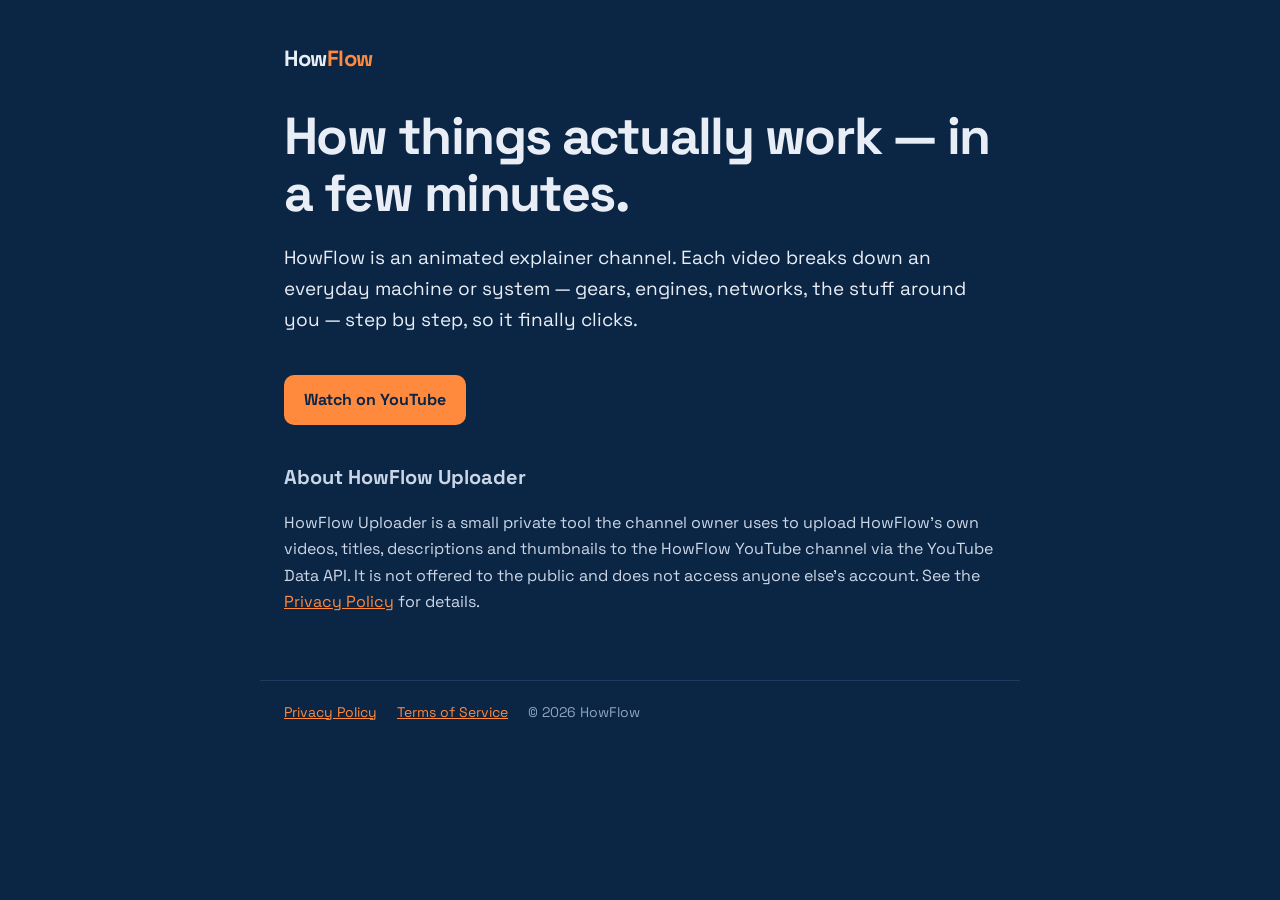
<file: index.html>
<!doctype html>
<html lang="en">
<head>
  <meta charset="utf-8" />
  <meta name="viewport" content="width=device-width, initial-scale=1" />
  <title>HowFlow — How Things Actually Work</title>
  <meta name="description" content="HowFlow is an animated explainer channel that shows how everyday machines and systems actually work." />
  <link rel="stylesheet" href="style.css" />
</head>
<body>
  <header><a class="logo" href="./">How<span>Flow</span></a></header>
  <main>
    <h1>How things actually work — in a few minutes.</h1>
    <p class="lead">HowFlow is an animated explainer channel. Each video breaks down an everyday machine or system — gears, engines, networks, the stuff around you — step by step, so it finally clicks.</p>
    <a class="btn" href="https://www.youtube.com/@howflowexplained">Watch on YouTube</a>

    <h2>About HowFlow Uploader</h2>
    <p>HowFlow Uploader is a small private tool the channel owner uses to upload HowFlow's own videos, titles, descriptions and thumbnails to the HowFlow YouTube channel via the YouTube Data API. It is not offered to the public and does not access anyone else's account. See the <a href="privacy.html">Privacy Policy</a> for details.</p>
  </main>
  <footer>
    <a href="privacy.html">Privacy Policy</a>
    <a href="terms.html">Terms of Service</a>
    <span>© 2026 HowFlow</span>
  </footer>
</body>
</html>
</file>
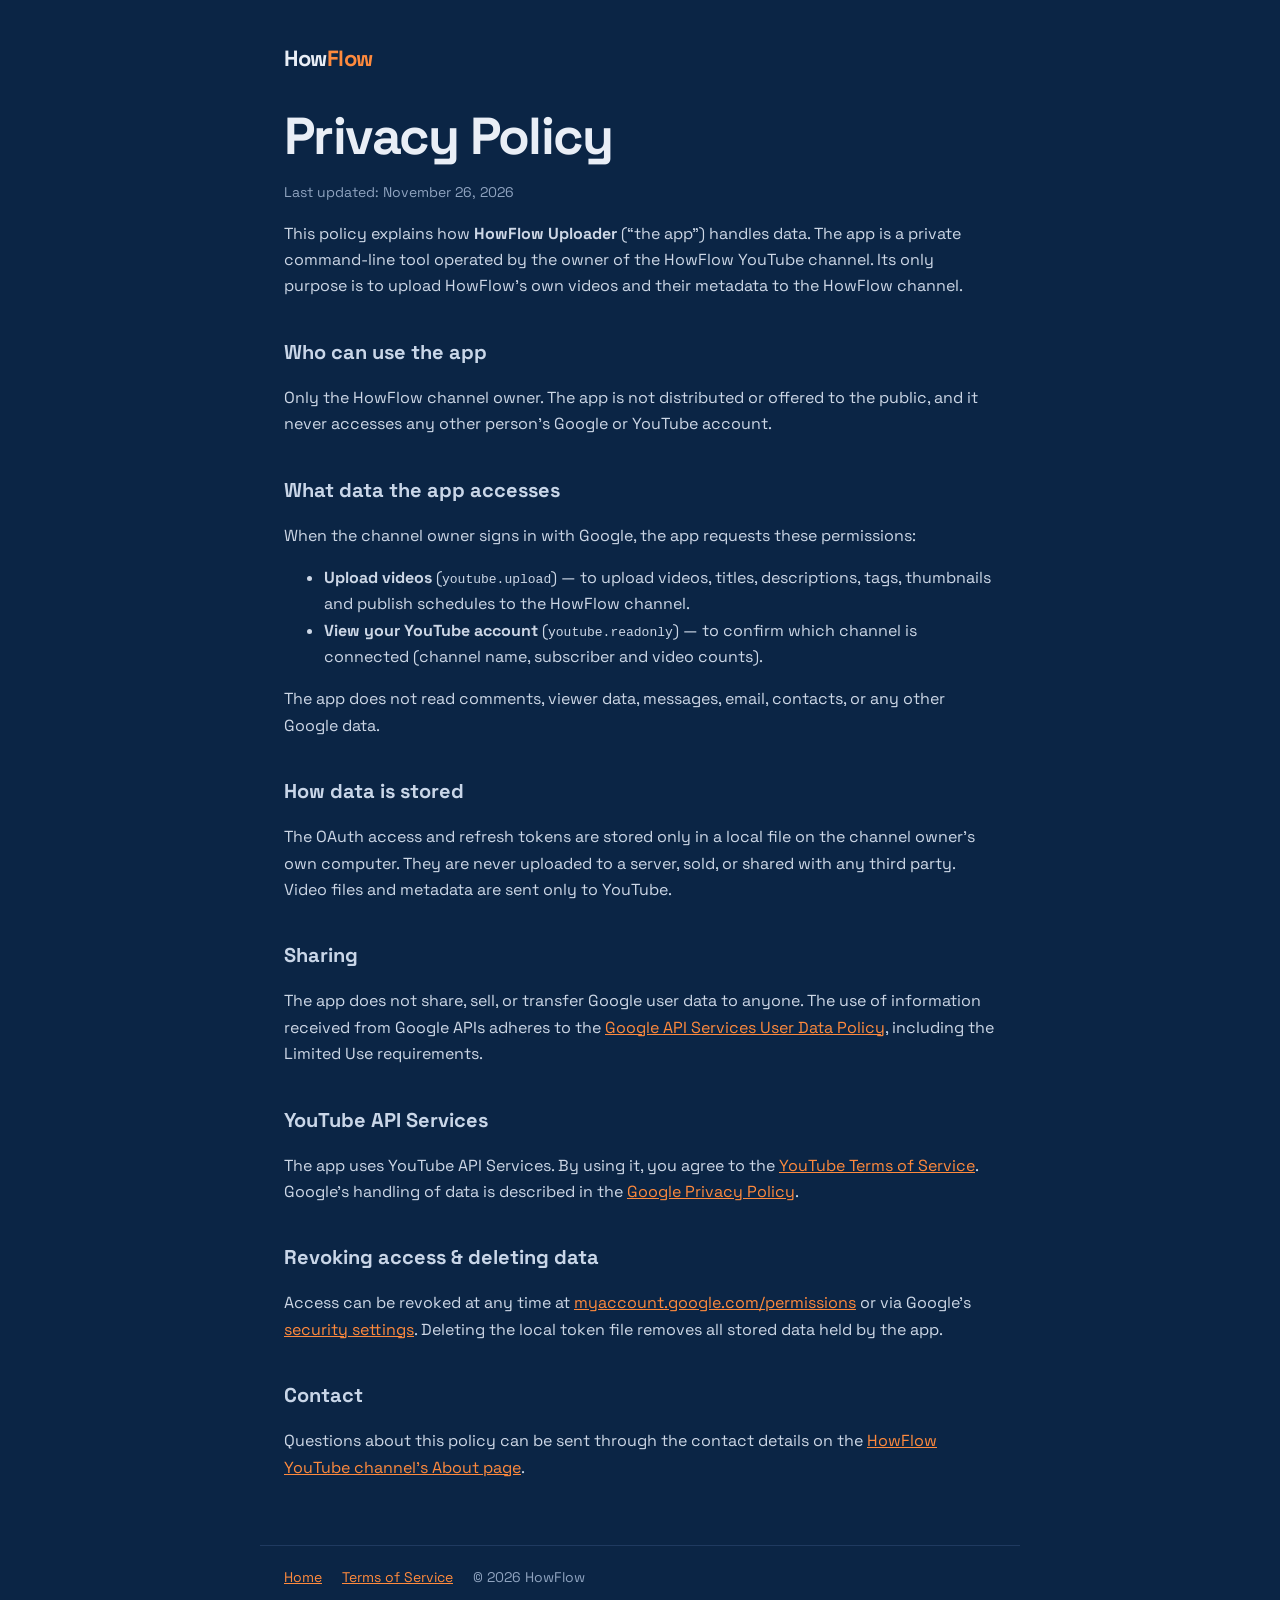
<file: privacy.html>
<!doctype html>
<html lang="en">
<head>
  <meta charset="utf-8" />
  <meta name="viewport" content="width=device-width, initial-scale=1" />
  <title>Privacy Policy — HowFlow</title>
  <link rel="stylesheet" href="style.css" />
</head>
<body>
  <header><a class="logo" href="./">How<span>Flow</span></a></header>
  <main>
    <h1>Privacy Policy</h1>
    <p class="muted">Last updated: November 26, 2026</p>

    <p>This policy explains how <strong>HowFlow Uploader</strong> (“the app”) handles data. The app is a private command-line tool operated by the owner of the HowFlow YouTube channel. Its only purpose is to upload HowFlow's own videos and their metadata to the HowFlow channel.</p>

    <h2>Who can use the app</h2>
    <p>Only the HowFlow channel owner. The app is not distributed or offered to the public, and it never accesses any other person's Google or YouTube account.</p>

    <h2>What data the app accesses</h2>
    <p>When the channel owner signs in with Google, the app requests these permissions:</p>
    <ul>
      <li><strong>Upload videos</strong> (<code>youtube.upload</code>) — to upload videos, titles, descriptions, tags, thumbnails and publish schedules to the HowFlow channel.</li>
      <li><strong>View your YouTube account</strong> (<code>youtube.readonly</code>) — to confirm which channel is connected (channel name, subscriber and video counts).</li>
    </ul>
    <p>The app does not read comments, viewer data, messages, email, contacts, or any other Google data.</p>

    <h2>How data is stored</h2>
    <p>The OAuth access and refresh tokens are stored only in a local file on the channel owner's own computer. They are never uploaded to a server, sold, or shared with any third party. Video files and metadata are sent only to YouTube.</p>

    <h2>Sharing</h2>
    <p>The app does not share, sell, or transfer Google user data to anyone. The use of information received from Google APIs adheres to the <a href="https://developers.google.com/terms/api-services-user-data-policy">Google API Services User Data Policy</a>, including the Limited Use requirements.</p>

    <h2>YouTube API Services</h2>
    <p>The app uses YouTube API Services. By using it, you agree to the <a href="https://www.youtube.com/t/terms">YouTube Terms of Service</a>. Google's handling of data is described in the <a href="https://policies.google.com/privacy">Google Privacy Policy</a>.</p>

    <h2>Revoking access &amp; deleting data</h2>
    <p>Access can be revoked at any time at <a href="https://myaccount.google.com/permissions">myaccount.google.com/permissions</a> or via Google's <a href="https://security.google.com/settings/security/permissions">security settings</a>. Deleting the local token file removes all stored data held by the app.</p>

    <h2>Contact</h2>
    <p>Questions about this policy can be sent through the contact details on the <a href="https://www.youtube.com/@howflowexplained/about">HowFlow YouTube channel's About page</a>.</p>
  </main>
  <footer>
    <a href="./">Home</a>
    <a href="terms.html">Terms of Service</a>
    <span>© 2026 HowFlow</span>
  </footer>
</body>
</html>
</file>
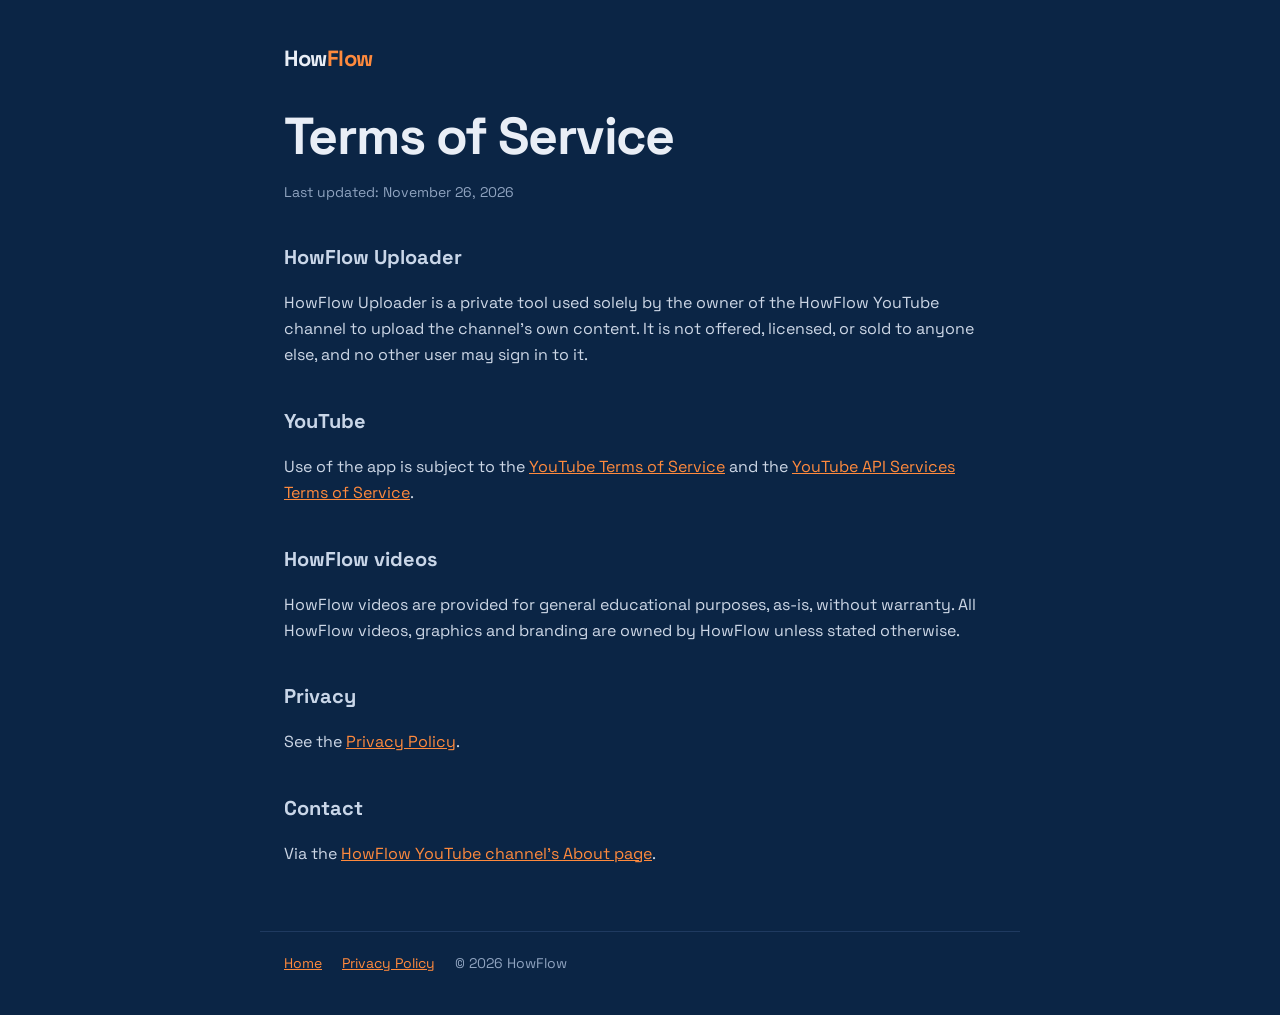
<file: terms.html>
<!doctype html>
<html lang="en">
<head>
  <meta charset="utf-8" />
  <meta name="viewport" content="width=device-width, initial-scale=1" />
  <title>Terms of Service — HowFlow</title>
  <link rel="stylesheet" href="style.css" />
</head>
<body>
  <header><a class="logo" href="./">How<span>Flow</span></a></header>
  <main>
    <h1>Terms of Service</h1>
    <p class="muted">Last updated: November 26, 2026</p>

    <h2>HowFlow Uploader</h2>
    <p>HowFlow Uploader is a private tool used solely by the owner of the HowFlow YouTube channel to upload the channel's own content. It is not offered, licensed, or sold to anyone else, and no other user may sign in to it.</p>

    <h2>YouTube</h2>
    <p>Use of the app is subject to the <a href="https://www.youtube.com/t/terms">YouTube Terms of Service</a> and the <a href="https://developers.google.com/youtube/terms/api-services-terms-of-service">YouTube API Services Terms of Service</a>.</p>

    <h2>HowFlow videos</h2>
    <p>HowFlow videos are provided for general educational purposes, as-is, without warranty. All HowFlow videos, graphics and branding are owned by HowFlow unless stated otherwise.</p>

    <h2>Privacy</h2>
    <p>See the <a href="privacy.html">Privacy Policy</a>.</p>

    <h2>Contact</h2>
    <p>Via the <a href="https://www.youtube.com/@howflowexplained/about">HowFlow YouTube channel's About page</a>.</p>
  </main>
  <footer>
    <a href="./">Home</a>
    <a href="privacy.html">Privacy Policy</a>
    <span>© 2026 HowFlow</span>
  </footer>
</body>
</html>
</file>
<file: style.css>
@import url("https://fonts.googleapis.com/css2?family=Space+Grotesk:wght@400;500;700&display=swap");

:root {
  --navy: #0b2545;
  --orange: #ff8a3d;
  --sky: #c9d6e8;
  --ink: #e9eef6;
}
* { box-sizing: border-box; }
body {
  margin: 0;
  font-family: "Space Grotesk", system-ui, sans-serif;
  background: var(--navy);
  color: var(--ink);
  line-height: 1.65;
}
a { color: var(--orange); }
header, main, footer { max-width: 760px; margin: 0 auto; padding: 0 24px; }
header { padding-top: 40px; display: flex; align-items: center; gap: 12px; }
.logo { font-weight: 700; font-size: 22px; letter-spacing: -0.02em; text-decoration: none; color: var(--ink); }
.logo span { color: var(--orange); }
main { padding-top: 32px; padding-bottom: 48px; }
h1 { font-size: clamp(32px, 6vw, 52px); line-height: 1.1; letter-spacing: -0.03em; margin: 0 0 16px; }
h2 { font-size: 20px; margin: 36px 0 8px; color: var(--sky); }
p, li { color: #cdd7e6; }
.lead { font-size: 19px; color: var(--ink); }
.btn {
  display: inline-block; margin-top: 20px; padding: 12px 20px; border-radius: 10px;
  background: var(--orange); color: var(--navy); font-weight: 700; text-decoration: none;
}
.muted { font-size: 14px; color: #8fa3bf; }
footer { border-top: 1px solid #1f3a60; padding-top: 20px; padding-bottom: 40px; font-size: 14px; color: #8fa3bf; }
footer a { margin-right: 16px; }
</file>
